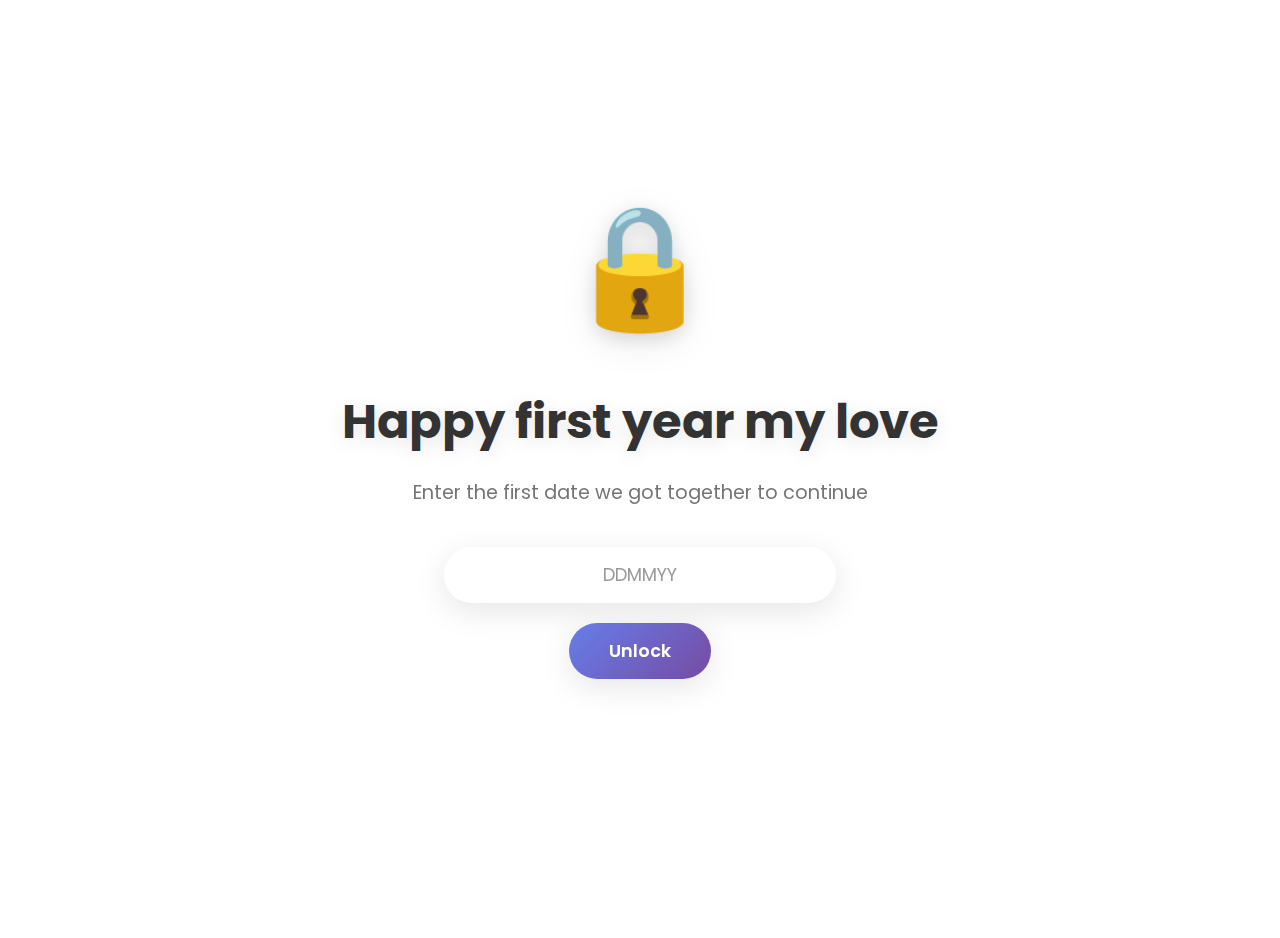
<file: index.html>
<!DOCTYPE html>
<html lang="en">
<head>
    <meta charset="UTF-8">
    <meta name="viewport" content="width=device-width, initial-scale=1.0">
    <title>Our Anniversary</title>
    <link rel="stylesheet" href="style.css">
    <link href="https://fonts.googleapis.com/css2?family=Poppins:wght@300;400;600;700&display=swap" rel="stylesheet">
</head>
<body>
    <div class="floating-hearts">
        <div class="heart">💖</div>
        <div class="heart">💕</div>
        <div class="heart">💝</div>
        <div class="heart">💗</div>
        <div class="heart">❤️</div>
        <div class="heart">💜</div>
        <div class="heart">💙</div>
        <div class="heart">💚</div>
        <div class="heart">🧡</div>
        <div class="heart">🤍</div>
        <div class="heart">💛</div>
        <div class="heart">🖤</div>
        <div class="heart">💖</div>
        <div class="heart">💕</div>
        <div class="heart">💝</div>
        <div class="heart">💗</div>
        <div class="heart">❤️</div>
        <div class="heart">💜</div>
        <div class="heart">💙</div>
        <div class="heart">💚</div>
        <div class="heart">🧡</div>
        <div class="heart">🤍</div>
        <div class="heart">💛</div>
        <div class="heart">🖤</div>
        <div class="heart">💖</div>
        <div class="heart">💕</div>
        <div class="heart">💝</div>
        <div class="heart">💗</div>
        <div class="heart">❤️</div>
        <div class="heart">💜</div>
    </div>
    
    <div class="container">
        <div class="lock-container">
            <div class="lock-icon">🔒</div>
        </div>
        
        <h1 class="main-title">Happy first year my love</h1>
        
        <p class="subtitle">Enter the first date we got together to continue</p>
        
        <div class="input-container">
            <input type="password" id="dateInput" placeholder="DDMMYY" maxlength="6" autocomplete="off">
            <button id="unlockBtn" class="unlock-button">
                <span class="button-text">Unlock</span>
            </button>
        </div>
        
        <div class="error-message" id="errorMessage">
            Try again, my love 💕
        </div>
    </div>
    
    <script src="script.js"></script>
</body>
</html>
</file>
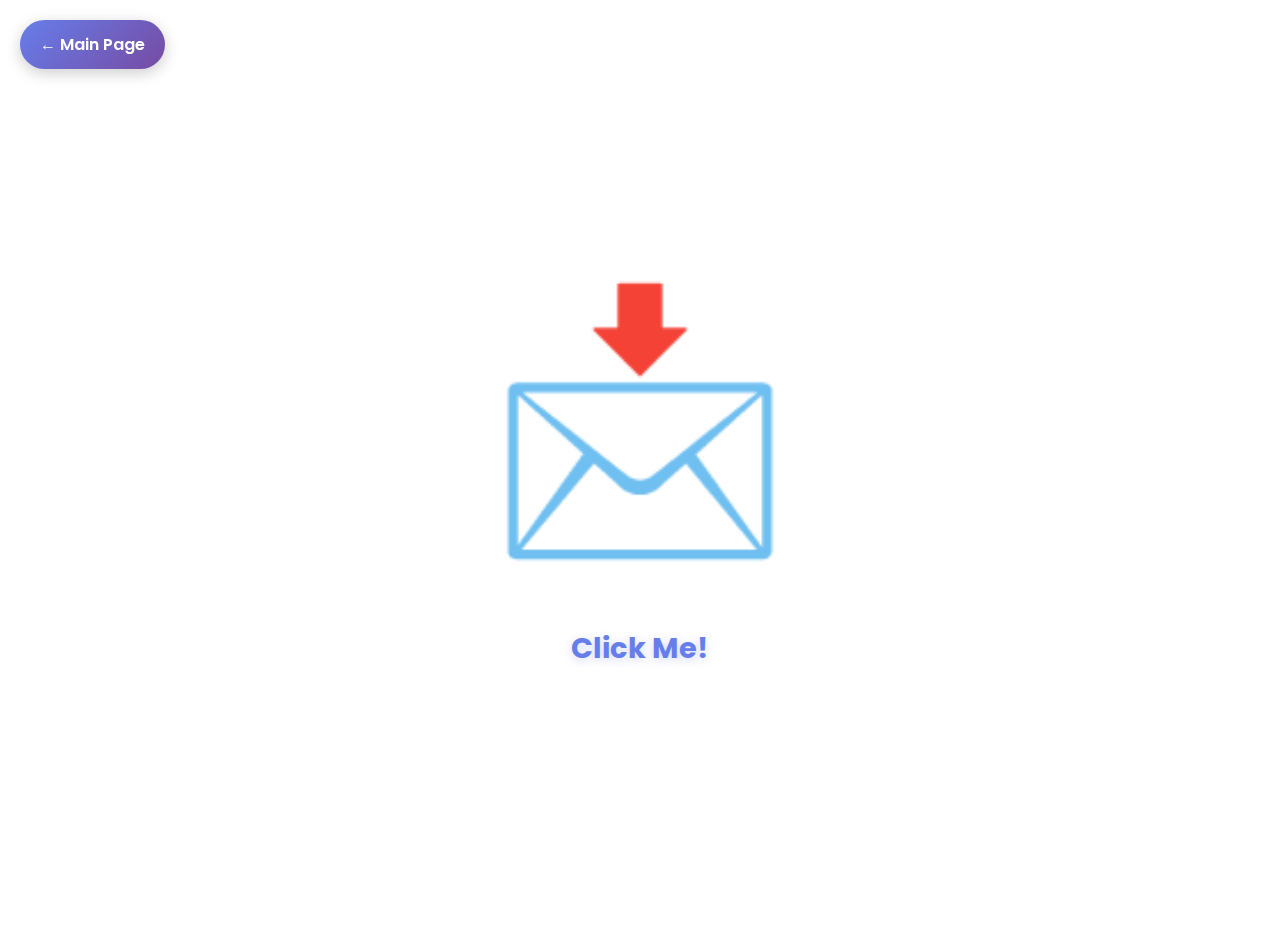
<file: anniversary.html>
<!DOCTYPE html>
<html lang="en">
<head>
    <meta charset="UTF-8">
    <meta name="viewport" content="width=device-width, initial-scale=1.0">
    <title>Our Beautiful Journey</title>
    <link href="https://fonts.googleapis.com/css2?family=Poppins:wght@300;400;600;700&display=swap" rel="stylesheet">
    <style>
        * {
            margin: 0;
            padding: 0;
            box-sizing: border-box;
        }

        body {
            font-family: 'Poppins', sans-serif;
            min-height: 100vh;
            background: white;
            overflow-x: hidden;
            position: relative;
        }

        .floating-hearts {
            position: absolute;
            top: 0;
            left: 0;
            width: 100%;
            height: 100%;
            pointer-events: none;
            z-index: 1;
        }

        .heart {
            position: absolute;
            font-size: 25px;
            opacity: 0;
            animation: float 8s ease-in-out infinite;
            transform: translateY(100vh);
        }

        .heart:nth-child(1) { left: 3%; animation-delay: 0s; animation-duration: 6s; }
        .heart:nth-child(2) { left: 8%; animation-delay: 0.5s; animation-duration: 7s; }
        .heart:nth-child(3) { left: 13%; animation-delay: 1s; animation-duration: 8s; }
        .heart:nth-child(4) { left: 18%; animation-delay: 1.5s; animation-duration: 5.5s; }
        .heart:nth-child(5) { left: 23%; animation-delay: 2s; animation-duration: 7.5s; }
        .heart:nth-child(6) { left: 28%; animation-delay: 2.5s; animation-duration: 6.5s; }
        .heart:nth-child(7) { left: 33%; animation-delay: 3s; animation-duration: 8.5s; }
        .heart:nth-child(8) { left: 38%; animation-delay: 3.5s; animation-duration: 5s; }
        .heart:nth-child(9) { left: 43%; animation-delay: 4s; animation-duration: 7s; }
        .heart:nth-child(10) { left: 48%; animation-delay: 4.5s; animation-duration: 6s; }
        .heart:nth-child(11) { left: 53%; animation-delay: 5s; animation-duration: 8s; }
        .heart:nth-child(12) { left: 58%; animation-delay: 0.3s; animation-duration: 7.2s; }
        .heart:nth-child(13) { left: 63%; animation-delay: 0.8s; animation-duration: 6.8s; }
        .heart:nth-child(14) { left: 68%; animation-delay: 1.3s; animation-duration: 5.8s; }
        .heart:nth-child(15) { left: 73%; animation-delay: 1.8s; animation-duration: 7.8s; }
        .heart:nth-child(16) { left: 78%; animation-delay: 2.3s; animation-duration: 6.3s; }
        .heart:nth-child(17) { left: 83%; animation-delay: 2.8s; animation-duration: 8.3s; }
        .heart:nth-child(18) { left: 88%; animation-delay: 3.3s; animation-duration: 5.3s; }
        .heart:nth-child(19) { left: 93%; animation-delay: 3.8s; animation-duration: 7.3s; }
        .heart:nth-child(20) { left: 98%; animation-delay: 4.3s; animation-duration: 6.6s; }
        .heart:nth-child(21) { left: 5%; animation-delay: 4.8s; animation-duration: 8.6s; }
        .heart:nth-child(22) { left: 12%; animation-delay: 5.3s; animation-duration: 5.6s; }
        .heart:nth-child(23) { left: 20%; animation-delay: 5.8s; animation-duration: 7.6s; }
        .heart:nth-child(24) { left: 30%; animation-delay: 6.3s; animation-duration: 6.9s; }
        .heart:nth-child(25) { left: 40%; animation-delay: 0.2s; animation-duration: 8.9s; }
        .heart:nth-child(26) { left: 50%; animation-delay: 0.7s; animation-duration: 5.9s; }
        .heart:nth-child(27) { left: 60%; animation-delay: 1.2s; animation-duration: 7.9s; }
        .heart:nth-child(28) { left: 70%; animation-delay: 1.7s; animation-duration: 6.2s; }
        .heart:nth-child(29) { left: 80%; animation-delay: 2.2s; animation-duration: 8.2s; }
        .heart:nth-child(30) { left: 90%; animation-delay: 2.7s; animation-duration: 5.2s; }

        @keyframes float {
            0% {
                transform: translateY(100vh) rotate(0deg);
                opacity: 0;
            }
            10% {
                opacity: 0.8;
            }
            90% {
                opacity: 0.8;
            }
            100% {
                transform: translateY(-100px) rotate(360deg);
                opacity: 0;
            }
        }

        .back-to-main {
            position: fixed;
            top: 20px;
            left: 20px;
            z-index: 100;
        }

        .main-page-button {
            background: linear-gradient(135deg, #667eea 0%, #764ba2 100%);
            color: white;
            padding: 12px 20px;
            border-radius: 25px;
            text-decoration: none;
            font-size: 1rem;
            font-weight: 600;
            font-family: 'Poppins', sans-serif;
            transition: all 0.3s ease;
            box-shadow: 0 4px 15px rgba(0, 0, 0, 0.2);
            display: inline-block;
        }

        .main-page-button:hover {
            transform: translateY(-2px);
            box-shadow: 0 6px 20px rgba(0, 0, 0, 0.3);
            background: linear-gradient(135deg, #764ba2 0%, #667eea 100%);
        }

        .container {
            display: flex;
            flex-direction: column;
            align-items: center;
            justify-content: center;
            min-height: 100vh;
            padding: 40px 20px;
            position: relative;
            z-index: 2;
            text-align: center;
        }

        .celebration-title {
            font-size: 4rem;
            font-weight: 700;
            color: #333;
            margin-bottom: 30px;
            text-shadow: 0 4px 20px rgba(0, 0, 0, 0.2);
            animation: fadeInScale 1s ease-out;
        }

        .anniversary-message {
            font-size: 1.5rem;
            color: #666;
            margin-bottom: 40px;
            max-width: 600px;
            line-height: 1.6;
            text-shadow: 0 2px 10px rgba(0, 0, 0, 0.1);
            animation: fadeInUp 1s ease-out 0.3s both;
        }

        .memory-grid {
            display: grid;
            grid-template-columns: repeat(auto-fit, minmax(250px, 1fr));
            gap: 30px;
            max-width: 1000px;
            margin: 40px 0;
            animation: fadeInUp 1s ease-out 0.6s both;
        }

        .memory-card {
            background: rgba(255, 255, 255, 0.9);
            border-radius: 20px;
            padding: 30px;
            text-align: center;
            box-shadow: 0 10px 30px rgba(0, 0, 0, 0.1);
            transition: transform 0.3s ease;
            backdrop-filter: blur(10px);
        }

        .memory-card:hover {
            transform: translateY(-5px);
        }

        .memory-card .emoji {
            font-size: 3rem;
            margin-bottom: 15px;
            display: block;
        }

        .memory-card h3 {
            color: #333;
            font-size: 1.3rem;
            margin-bottom: 10px;
        }

        .memory-card p {
            color: #666;
            font-size: 1rem;
            line-height: 1.5;
        }

        .love-quote {
            font-size: 1.8rem;
            color: #666;
            font-style: italic;
            margin: 40px 0;
            max-width: 700px;
            text-shadow: 0 2px 10px rgba(0, 0, 0, 0.1);
            animation: fadeInUp 1s ease-out 0.9s both;
        }

        .back-button {
            margin-top: 40px;
            padding: 15px 40px;
            font-size: 1.1rem;
            font-weight: 600;
            border: none;
            border-radius: 50px;
            background: linear-gradient(135deg, #667eea 0%, #764ba2 100%);
            color: white;
            cursor: pointer;
            font-family: 'Poppins', sans-serif;
            transition: all 0.3s ease;
            text-decoration: none;
            display: inline-block;
            animation: fadeInUp 1s ease-out 1.2s both;
        }

        .back-button:hover {
            transform: translateY(-3px);
            box-shadow: 0 15px 45px rgba(0, 0, 0, 0.2);
        }

        .envelope-container {
            display: flex;
            flex-direction: column;
            align-items: center;
            justify-content: center;
            min-height: 60vh;
            animation: fadeInUp 1s ease-out;
        }

        .envelope {
            font-size: 250px;
            cursor: pointer;
            animation: bounce 2s ease-in-out infinite;
            transition: transform 0.3s ease;
            user-select: none;
        }

        .envelope:hover {
            transform: scale(1.1);
            animation-play-state: paused;
        }

        .click-me-text {
            font-size: 1.8rem;
            color: #667eea;
            margin-top: 20px;
            font-weight: 700;
            animation: clickMeAnimation 2s ease-in-out infinite;
            text-shadow: 0 2px 10px rgba(102, 126, 234, 0.3);
        }

        @keyframes bounce {
            0%, 20%, 50%, 80%, 100% {
                transform: translateY(0);
            }
            40% {
                transform: translateY(-20px);
            }
            60% {
                transform: translateY(-10px);
            }
        }

        @keyframes pulse {
            0%, 100% {
                opacity: 1;
            }
            50% {
                opacity: 0.6;
            }
        }

        @keyframes clickMeAnimation {
            0%, 100% {
                transform: scale(1);
                opacity: 1;
            }
            25% {
                transform: scale(1.1);
                opacity: 0.8;
            }
            50% {
                transform: scale(1.05);
                opacity: 1;
            }
            75% {
                transform: scale(1.15);
                opacity: 0.9;
            }
        }

        .letter-modal {
            position: fixed;
            top: 0;
            left: 0;
            width: 100%;
            height: 100%;
            z-index: 1000;
            display: none;
            justify-content: center;
            align-items: center;
            padding: 20px;
        }

        .letter-modal.show {
            display: flex;
            animation: fadeIn 0.3s ease-out;
        }

        .letter-overlay {
            position: absolute;
            top: 0;
            left: 0;
            width: 100%;
            height: 100%;
            background: rgba(0, 0, 0, 0.7);
            backdrop-filter: blur(5px);
        }

        .letter-paper {
            background: #f9f9f9;
            border-radius: 10px;
            padding: 40px;
            max-width: 600px;
            max-height: 80vh;
            width: 100%;
            position: relative;
            z-index: 1001;
            box-shadow: 0 20px 60px rgba(0, 0, 0, 0.3);
            animation: letterSlideIn 0.5s ease-out;
            border: 2px solid #e0e0e0;
            overflow-y: auto;
        }

        .letter-header {
            margin-bottom: 30px;
            text-align: center;
            border-bottom: 2px solid #e0e0e0;
            padding-bottom: 20px;
        }

        .letter-header h2 {
            color: #333;
            font-size: 2rem;
            font-weight: 600;
            margin: 0;
        }

        .letter-content {
            color: #333;
            font-size: 1.1rem;
            line-height: 1.8;
            margin-bottom: 30px;
        }

        .letter-content p {
            margin-bottom: 20px;
            text-align: justify;
        }

        .letter-signature {
            text-align: right;
            font-style: italic;
            font-size: 1.3rem;
            margin-top: 30px;
            color: #666;
        }

        .close-letter {
            background: linear-gradient(135deg, #667eea 0%, #764ba2 100%);
            color: white;
            border: none;
            padding: 12px 30px;
            border-radius: 25px;
            font-size: 1rem;
            font-weight: 600;
            cursor: pointer;
            transition: all 0.3s ease;
            display: block;
            margin: 0 auto;
        }

        .close-letter:hover {
            transform: translateY(-2px);
            box-shadow: 0 10px 25px rgba(0, 0, 0, 0.2);
        }

        @keyframes fadeIn {
            from {
                opacity: 0;
            }
            to {
                opacity: 1;
            }
        }

        @keyframes letterSlideIn {
            from {
                opacity: 0;
                transform: translateY(-50px) scale(0.9);
            }
            to {
                opacity: 1;
                transform: translateY(0) scale(1);
            }
        }

        @keyframes fadeInScale {
            from {
                opacity: 0;
                transform: scale(0.8);
            }
            to {
                opacity: 1;
                transform: scale(1);
            }
        }

        @keyframes fadeInUp {
            from {
                opacity: 0;
                transform: translateY(30px);
            }
            to {
                opacity: 1;
                transform: translateY(0);
            }
        }

        @media (max-width: 768px) {
            .celebration-title {
                font-size: 2.5rem;
            }
            
            .anniversary-message {
                font-size: 1.2rem;
            }
            
            .love-quote {
                font-size: 1.4rem;
            }
            
            .memory-grid {
                grid-template-columns: 1fr;
            }
        }
    </style>
</head>
<body>
    <div class="floating-hearts">
        <div class="heart">💖</div>
        <div class="heart">💕</div>
        <div class="heart">💝</div>
        <div class="heart">💗</div>
        <div class="heart">❤️</div>
        <div class="heart">💜</div>
        <div class="heart">💙</div>
        <div class="heart">💚</div>
        <div class="heart">🧡</div>
        <div class="heart">🤍</div>
        <div class="heart">💛</div>
        <div class="heart">🖤</div>
        <div class="heart">💖</div>
        <div class="heart">💕</div>
        <div class="heart">💝</div>
        <div class="heart">💗</div>
        <div class="heart">❤️</div>
        <div class="heart">💜</div>
        <div class="heart">💙</div>
        <div class="heart">💚</div>
        <div class="heart">🧡</div>
        <div class="heart">🤍</div>
        <div class="heart">💛</div>
        <div class="heart">🖤</div>
        <div class="heart">💖</div>
        <div class="heart">💕</div>
        <div class="heart">💝</div>
        <div class="heart">💗</div>
        <div class="heart">❤️</div>
        <div class="heart">💜</div>
    </div>
    
    <div class="back-to-main">
        <a href="celebration.html" class="main-page-button">← Main Page</a>
    </div>
    
    <div class="container">
        <div class="envelope-container" id="envelopeContainer">
            <div class="envelope" id="envelope">📩</div>
            <p class="click-me-text">Click Me!</p>
        </div>
    </div>
    
    <!-- Letter Modal -->
    <div class="letter-modal" id="letterModal">
        <div class="letter-overlay" id="letterOverlay"></div>
        <div class="letter-paper">
            <div class="letter-header">
                <h2>To my Soulmate</h2>
            </div>
            <div class="letter-content">
                <p>It's crazy to think we've already been together for a year. Back then, during the COVID days, you didn't even have the slightest bit of interest in me and honestly, I'm still so grateful you gave me a chance. You've become the best thing that's ever happened to me.</p>
                
                <p>Over the past few days, I've been thinking about why I feel like you're my soulmate, and the answer's actually simple: it's because you make me a better person, and at the same time, you let me be fully myself. With you, I never feel like I have to pretend or hold back and that kind of comfort is rare.</p>
                
                <p>Reaching this one-year mark made me realize something important: I just want to do life with you. That's all I want nothing more, nothing less. I want to go through the ups and downs together, knowing it won't always be smooth or perfect, and that's okay. What matters is that we face it all side by side. I promise, even when things get messy or tough, I'm not going anywhere. You're the one I'm willing to take every chance on, no matter the risks, because at the end of the day, being with you is what truly matters to me.</p>
                
                <p>I want to experience all the joys, the little moments, the big milestones everything life has to offer with you by my side.</p>
                
                <p class="letter-signature">Forever yours, <br>Rizki</p>
            </div>
            <button class="close-letter" id="closeLetter">Close</button>
        </div>
    </div>

    <script>
        document.addEventListener('DOMContentLoaded', function() {
            const envelope = document.getElementById('envelope');
            const letterModal = document.getElementById('letterModal');
            const letterOverlay = document.getElementById('letterOverlay');
            const closeLetter = document.getElementById('closeLetter');

            // Open letter when envelope is clicked
            envelope.addEventListener('click', function() {
                letterModal.classList.add('show');
                document.body.style.overflow = 'hidden'; // Prevent scrolling
            });

            // Close letter when close button is clicked
            closeLetter.addEventListener('click', function() {
                letterModal.classList.remove('show');
                document.body.style.overflow = 'auto'; // Restore scrolling
            });

            // Close letter when overlay is clicked
            letterOverlay.addEventListener('click', function() {
                letterModal.classList.remove('show');
                document.body.style.overflow = 'auto'; // Restore scrolling
            });

            // Close letter when Escape key is pressed
            document.addEventListener('keydown', function(e) {
                if (e.key === 'Escape' && letterModal.classList.contains('show')) {
                    letterModal.classList.remove('show');
                    document.body.style.overflow = 'auto'; // Restore scrolling
                }
            });
        });
    </script>
</body>
</html>
</file>
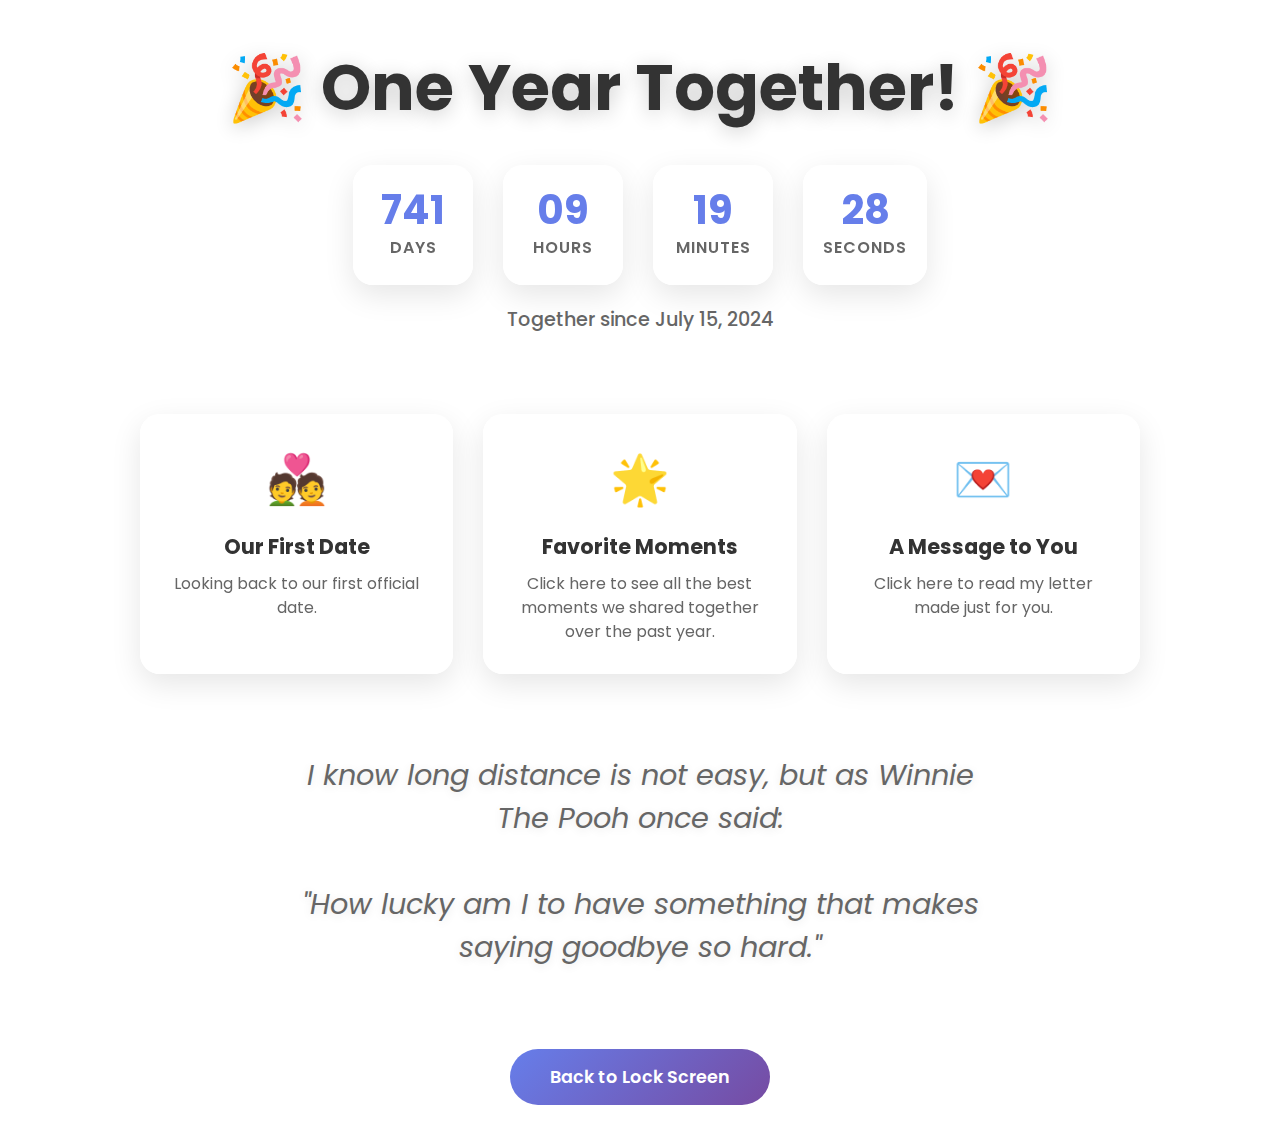
<file: celebration.html>
<!DOCTYPE html>
<html lang="en">
<head>
    <meta charset="UTF-8">
    <meta name="viewport" content="width=device-width, initial-scale=1.0">
    <title>Our Beautiful Journey</title>
    <link href="https://fonts.googleapis.com/css2?family=Poppins:wght@300;400;600;700&display=swap" rel="stylesheet">
    <style>
        * {
            margin: 0;
            padding: 0;
            box-sizing: border-box;
        }

        body {
            font-family: 'Poppins', sans-serif;
            min-height: 100vh;
            background: white;
            overflow-x: hidden;
            position: relative;
        }

        .floating-hearts {
            position: absolute;
            top: 0;
            left: 0;
            width: 100%;
            height: 100%;
            pointer-events: none;
            z-index: 1;
        }

        .heart {
            position: absolute;
            font-size: 25px;
            opacity: 0;
            animation: float 8s ease-in-out infinite;
            transform: translateY(100vh);
        }

        .heart:nth-child(1) { left: 3%; animation-delay: 0s; animation-duration: 6s; }
        .heart:nth-child(2) { left: 8%; animation-delay: 0.5s; animation-duration: 7s; }
        .heart:nth-child(3) { left: 13%; animation-delay: 1s; animation-duration: 8s; }
        .heart:nth-child(4) { left: 18%; animation-delay: 1.5s; animation-duration: 5.5s; }
        .heart:nth-child(5) { left: 23%; animation-delay: 2s; animation-duration: 7.5s; }
        .heart:nth-child(6) { left: 28%; animation-delay: 2.5s; animation-duration: 6.5s; }
        .heart:nth-child(7) { left: 33%; animation-delay: 3s; animation-duration: 8.5s; }
        .heart:nth-child(8) { left: 38%; animation-delay: 3.5s; animation-duration: 5s; }
        .heart:nth-child(9) { left: 43%; animation-delay: 4s; animation-duration: 7s; }
        .heart:nth-child(10) { left: 48%; animation-delay: 4.5s; animation-duration: 6s; }
        .heart:nth-child(11) { left: 53%; animation-delay: 5s; animation-duration: 8s; }
        .heart:nth-child(12) { left: 58%; animation-delay: 0.3s; animation-duration: 7.2s; }
        .heart:nth-child(13) { left: 63%; animation-delay: 0.8s; animation-duration: 6.8s; }
        .heart:nth-child(14) { left: 68%; animation-delay: 1.3s; animation-duration: 5.8s; }
        .heart:nth-child(15) { left: 73%; animation-delay: 1.8s; animation-duration: 7.8s; }
        .heart:nth-child(16) { left: 78%; animation-delay: 2.3s; animation-duration: 6.3s; }
        .heart:nth-child(17) { left: 83%; animation-delay: 2.8s; animation-duration: 8.3s; }
        .heart:nth-child(18) { left: 88%; animation-delay: 3.3s; animation-duration: 5.3s; }
        .heart:nth-child(19) { left: 93%; animation-delay: 3.8s; animation-duration: 7.3s; }
        .heart:nth-child(20) { left: 98%; animation-delay: 4.3s; animation-duration: 6.6s; }
        .heart:nth-child(21) { left: 5%; animation-delay: 4.8s; animation-duration: 8.6s; }
        .heart:nth-child(22) { left: 12%; animation-delay: 5.3s; animation-duration: 5.6s; }
        .heart:nth-child(23) { left: 20%; animation-delay: 5.8s; animation-duration: 7.6s; }
        .heart:nth-child(24) { left: 30%; animation-delay: 6.3s; animation-duration: 6.9s; }
        .heart:nth-child(25) { left: 40%; animation-delay: 0.2s; animation-duration: 8.9s; }
        .heart:nth-child(26) { left: 50%; animation-delay: 0.7s; animation-duration: 5.9s; }
        .heart:nth-child(27) { left: 60%; animation-delay: 1.2s; animation-duration: 7.9s; }
        .heart:nth-child(28) { left: 70%; animation-delay: 1.7s; animation-duration: 6.2s; }
        .heart:nth-child(29) { left: 80%; animation-delay: 2.2s; animation-duration: 8.2s; }
        .heart:nth-child(30) { left: 90%; animation-delay: 2.7s; animation-duration: 5.2s; }

        @keyframes float {
            0% {
                transform: translateY(100vh) rotate(0deg);
                opacity: 0;
            }
            10% {
                opacity: 0.8;
            }
            90% {
                opacity: 0.8;
            }
            100% {
                transform: translateY(-100px) rotate(360deg);
                opacity: 0;
            }
        }

        .container {
            display: flex;
            flex-direction: column;
            align-items: center;
            justify-content: center;
            min-height: 100vh;
            padding: 40px 20px;
            position: relative;
            z-index: 2;
            text-align: center;
        }

        .celebration-title {
            font-size: 4rem;
            font-weight: 700;
            color: #333;
            margin-bottom: 30px;
            text-shadow: 0 4px 20px rgba(0, 0, 0, 0.2);
            animation: fadeInScale 1s ease-out;
        }

        .countdown-container {
            margin-bottom: 40px;
            animation: fadeInUp 1s ease-out 0.3s both;
        }

        .countdown-display {
            display: flex;
            justify-content: center;
            gap: 30px;
            flex-wrap: wrap;
            margin-bottom: 20px;
        }

        .time-unit {
            display: flex;
            flex-direction: column;
            align-items: center;
            background: rgba(255, 255, 255, 0.9);
            padding: 25px 20px;
            border-radius: 20px;
            box-shadow: 0 10px 30px rgba(0, 0, 0, 0.1);
            backdrop-filter: blur(10px);
            min-width: 120px;
            transition: transform 0.3s ease;
        }

        .time-unit:hover {
            transform: translateY(-5px);
        }

        .time-number {
            font-size: 2.5rem;
            font-weight: 700;
            color: #667eea;
            line-height: 1;
            margin-bottom: 5px;
        }

        .time-label {
            font-size: 1rem;
            font-weight: 600;
            color: #666;
            text-transform: uppercase;
            letter-spacing: 1px;
        }

        .countdown-subtitle {
            font-size: 1.2rem;
            color: #666;
            text-align: center;
            font-weight: 500;
        }

        .anniversary-message {
            font-size: 1.5rem;
            color: #666;
            margin-bottom: 40px;
            max-width: 600px;
            line-height: 1.6;
            text-shadow: 0 2px 10px rgba(0, 0, 0, 0.1);
            animation: fadeInUp 1s ease-out 0.3s both;
        }

        .memory-grid {
            display: grid;
            grid-template-columns: repeat(auto-fit, minmax(250px, 1fr));
            gap: 30px;
            max-width: 1000px;
            margin: 40px 0;
            animation: fadeInUp 1s ease-out 0.6s both;
        }

        .memory-card {
            background: rgba(255, 255, 255, 0.9);
            border-radius: 20px;
            padding: 30px;
            text-align: center;
            box-shadow: 0 10px 30px rgba(0, 0, 0, 0.1);
            transition: transform 0.3s ease;
            backdrop-filter: blur(10px);
            animation: cardBounce 3s ease-in-out infinite;
        }

        .memory-card:nth-child(1) {
            animation-delay: 0s;
        }

        .memory-card:nth-child(2) {
            animation-delay: 1s;
        }

        .memory-card:nth-child(3) {
            animation-delay: 2s;
        }

        .memory-card:hover {
            transform: translateY(-15px) scale(1.05);
            animation-play-state: paused;
            box-shadow: 0 20px 50px rgba(0, 0, 0, 0.2);
            background: rgba(255, 255, 255, 1);
        }

        .memory-card-link {
            text-decoration: none;
            color: inherit;
            display: block;
            transition: all 0.3s ease;
        }

        .memory-card-link:hover {
            transform: translateY(-8px);
            box-shadow: 0 15px 40px rgba(0, 0, 0, 0.15);
        }

        .memory-card-link:active {
            transform: translateY(-3px);
        }

        .memory-card .emoji {
            font-size: 3rem;
            margin-bottom: 15px;
            display: block;
            transition: all 0.3s ease;
        }

        .memory-card:hover .emoji {
            transform: scale(1.2);
            filter: drop-shadow(0 0 10px rgba(102, 126, 234, 0.5));
        }

        .memory-card h3 {
            color: #333;
            font-size: 1.3rem;
            margin-bottom: 10px;
            transition: color 0.3s ease;
        }

        .memory-card p {
            color: #666;
            font-size: 1rem;
            line-height: 1.5;
            transition: color 0.3s ease;
        }

        .memory-card:hover h3 {
            color: #667eea;
        }

        .memory-card:hover p {
            color: #333;
        }

        .love-quote {
            font-size: 1.8rem;
            color: #666;
            font-style: italic;
            margin: 40px 0;
            max-width: 700px;
            text-shadow: 0 2px 10px rgba(0, 0, 0, 0.1);
            animation: fadeInUp 1s ease-out 0.9s both;
        }

        .back-button {
            margin-top: 40px;
            padding: 15px 40px;
            font-size: 1.1rem;
            font-weight: 600;
            border: none;
            border-radius: 50px;
            background: linear-gradient(135deg, #667eea 0%, #764ba2 100%);
            color: white;
            cursor: pointer;
            font-family: 'Poppins', sans-serif;
            transition: all 0.3s ease;
            text-decoration: none;
            display: inline-block;
            animation: fadeInUp 1s ease-out 1.2s both;
        }

        .back-button:hover {
            transform: translateY(-3px);
            box-shadow: 0 15px 45px rgba(0, 0, 0, 0.2);
        }

        @keyframes fadeInScale {
            from {
                opacity: 0;
                transform: scale(0.8);
            }
            to {
                opacity: 1;
                transform: scale(1);
            }
        }

        @keyframes fadeInUp {
            from {
                opacity: 0;
                transform: translateY(30px);
            }
            to {
                opacity: 1;
                transform: translateY(0);
            }
        }

        @keyframes cardBounce {
            0%, 20%, 50%, 80%, 100% {
                transform: translateY(0);
            }
            40% {
                transform: translateY(-20px);
            }
            60% {
                transform: translateY(-10px);
            }
        }

        @media (max-width: 768px) {
            .celebration-title {
                font-size: 2.5rem;
            }
            
            .countdown-display {
                gap: 15px;
            }
            
            .time-unit {
                min-width: 80px;
                padding: 20px 15px;
            }
            
            .time-number {
                font-size: 2rem;
            }
            
            .time-label {
                font-size: 0.8rem;
            }
            
            .countdown-subtitle {
                font-size: 1rem;
            }
            
            .anniversary-message {
                font-size: 1.2rem;
            }
            
            .love-quote {
                font-size: 1.4rem;
            }
            
            .memory-grid {
                grid-template-columns: 1fr;
            }
        }
    </style>
</head>
<body>
    <div class="floating-hearts">
        <div class="heart">💖</div>
        <div class="heart">💕</div>
        <div class="heart">💝</div>
        <div class="heart">💗</div>
        <div class="heart">❤️</div>
        <div class="heart">💜</div>
        <div class="heart">💙</div>
        <div class="heart">💚</div>
        <div class="heart">🧡</div>
        <div class="heart">🤍</div>
        <div class="heart">💛</div>
        <div class="heart">🖤</div>
        <div class="heart">💖</div>
        <div class="heart">💕</div>
        <div class="heart">💝</div>
        <div class="heart">💗</div>
        <div class="heart">❤️</div>
        <div class="heart">💜</div>
        <div class="heart">💙</div>
        <div class="heart">💚</div>
        <div class="heart">🧡</div>
        <div class="heart">🤍</div>
        <div class="heart">💛</div>
        <div class="heart">🖤</div>
        <div class="heart">💖</div>
        <div class="heart">💕</div>
        <div class="heart">💝</div>
        <div class="heart">💗</div>
        <div class="heart">❤️</div>
        <div class="heart">💜</div>
    </div>
    
    <div class="container">
        <h1 class="celebration-title">🎉 One Year Together! 🎉</h1>
        
        <div class="countdown-container">
            <div class="countdown-display">
                <div class="time-unit">
                    <span class="time-number" id="days">0</span>
                    <span class="time-label">Days</span>
                </div>
                <div class="time-unit">
                    <span class="time-number" id="hours">0</span>
                    <span class="time-label">Hours</span>
                </div>
                <div class="time-unit">
                    <span class="time-number" id="minutes">0</span>
                    <span class="time-label">Minutes</span>
                </div>
                <div class="time-unit">
                    <span class="time-number" id="seconds">0</span>
                    <span class="time-label">Seconds</span>
                </div>
            </div>
            <p class="countdown-subtitle">Together since July 15, 2024</p>
        </div>
        
        <div class="memory-grid">
            <a href="first-date.html" class="memory-card memory-card-link">
                <span class="emoji">💑</span>
                <h3>Our First Date</h3>
                <p>Looking back to our first official date.</p>
            </a>
            
            <a href="favorite-moments.html" class="memory-card memory-card-link">
                <span class="emoji">🌟</span>
                <h3>Favorite Moments</h3>
                <p>Click here to see all the best moments we shared together over the past year.</p>
            </a>
            
            <a href="anniversary.html" class="memory-card memory-card-link">
                <span class="emoji">💌</span>
                <h3>A Message to You</h3>
                <p>Click here to read my letter made just for you.</p>
            </a>
        </div>
        
        <p class="love-quote">
            I know long distance is not easy, but as Winnie The Pooh once said: <br><br>
            "How lucky am I to have something that makes saying goodbye so hard."
        </p>
        
        <a href="index.html" class="back-button">Back to Lock Screen</a>
    </div>

    <script>
        function updateCountdown() {
            // Start date: July 15, 2024
            const startDate = new Date('2024-07-15T00:00:00');
            const now = new Date();
            
            // Calculate the difference
            const diff = now - startDate;
            
            // Calculate days, hours, minutes, seconds
            const days = Math.floor(diff / (1000 * 60 * 60 * 24));
            const hours = Math.floor((diff % (1000 * 60 * 60 * 24)) / (1000 * 60 * 60));
            const minutes = Math.floor((diff % (1000 * 60 * 60)) / (1000 * 60));
            const seconds = Math.floor((diff % (1000 * 60)) / 1000);
            
            // Update the display
            document.getElementById('days').textContent = days;
            document.getElementById('hours').textContent = hours.toString().padStart(2, '0');
            document.getElementById('minutes').textContent = minutes.toString().padStart(2, '0');
            document.getElementById('seconds').textContent = seconds.toString().padStart(2, '0');
        }
        
        // Update countdown immediately and then every second
        updateCountdown();
        setInterval(updateCountdown, 1000);
    </script>
</body>
</html>
</file>
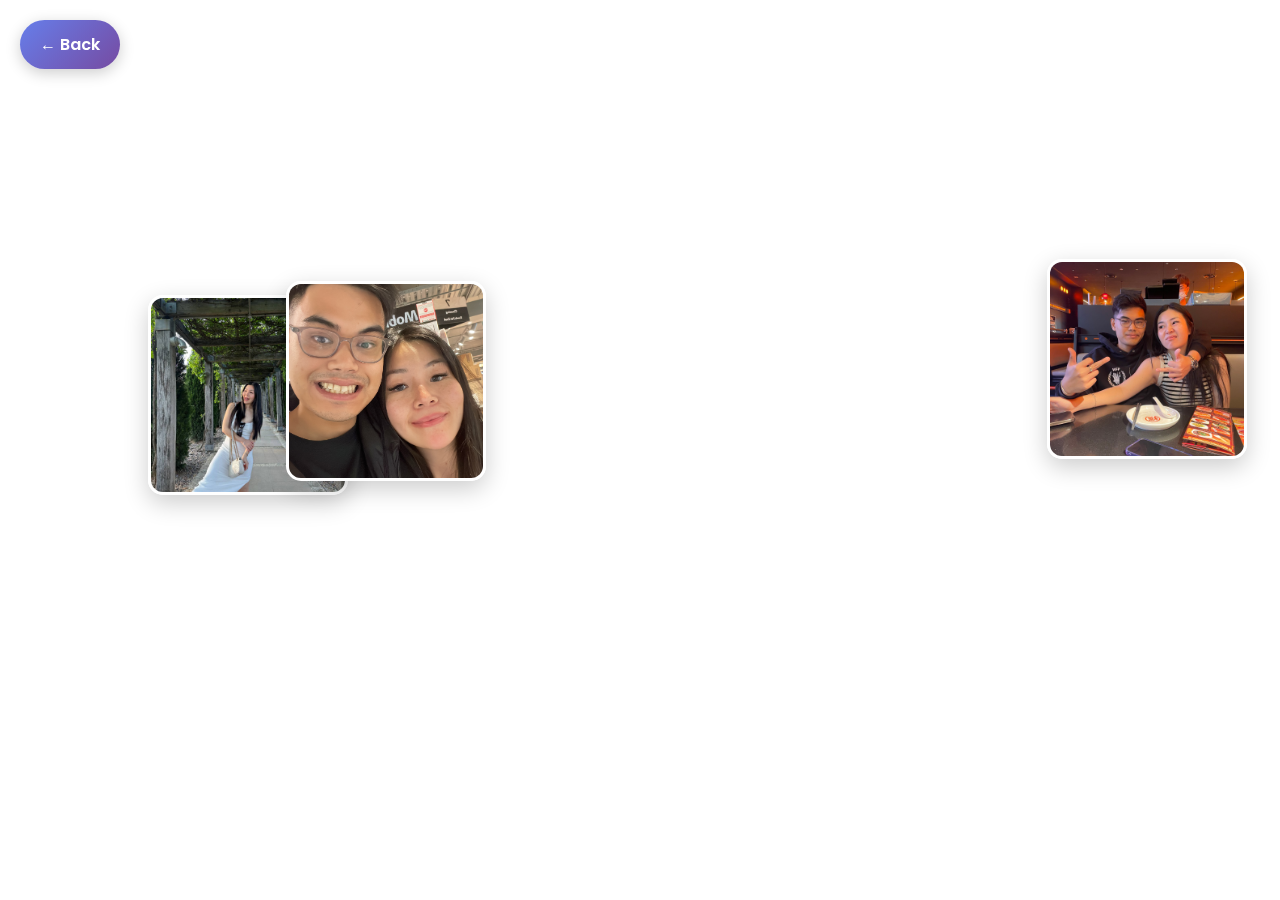
<file: favorite-moments.html>
<!DOCTYPE html>
<html lang="en">
<head>
    <meta charset="UTF-8">
    <meta name="viewport" content="width=device-width, initial-scale=1.0">
    <title>Our Favorite Moments</title>
    <link href="https://fonts.googleapis.com/css2?family=Poppins:wght@300;400;600;700&display=swap" rel="stylesheet">
    <style>
        * {
            margin: 0;
            padding: 0;
            box-sizing: border-box;
        }

        body {
            font-family: 'Poppins', sans-serif;
            min-height: 100vh;
            background: white;
            overflow-x: hidden;
            position: relative;
        }

        .back-to-celebration {
            position: fixed;
            top: 20px;
            left: 20px;
            z-index: 100;
        }

        .back-button {
            background: linear-gradient(135deg, #667eea 0%, #764ba2 100%);
            color: white;
            padding: 12px 20px;
            border-radius: 25px;
            text-decoration: none;
            font-size: 1rem;
            font-weight: 600;
            font-family: 'Poppins', sans-serif;
            transition: all 0.3s ease;
            box-shadow: 0 4px 15px rgba(0, 0, 0, 0.2);
            display: inline-block;
        }

        .back-button:hover {
            transform: translateY(-2px);
            box-shadow: 0 6px 20px rgba(0, 0, 0, 0.3);
            background: linear-gradient(135deg, #764ba2 0%, #667eea 100%);
        }

        .container {
            display: flex;
            flex-direction: column;
            align-items: center;
            justify-content: center;
            min-height: 100vh;
            padding: 80px 20px 40px;
            position: relative;
            z-index: 2;
            text-align: center;
        }

        .page-title {
            font-size: 3rem;
            font-weight: 700;
            color: #333;
            margin-bottom: 20px;
            text-shadow: 0 4px 20px rgba(0, 0, 0, 0.1);
        }

        .page-subtitle {
            font-size: 1.2rem;
            color: #666;
            margin-bottom: 40px;
            max-width: 600px;
            line-height: 1.6;
        }

        .image-container {
            position: absolute;
            top: 0;
            left: 0;
            width: 100%;
            height: 100%;
            pointer-events: none;
            z-index: 1;
        }

        .floating-image {
            position: absolute;
            width: 200px;
            height: 200px;
            border-radius: 15px;
            object-fit: cover;
            opacity: 0;
            transform: scale(0.8);
            transition: all 0.5s ease;
            box-shadow: 0 8px 25px rgba(0, 0, 0, 0.2);
            border: 3px solid white;
        }

        .floating-image.show {
            opacity: 1;
            transform: scale(1);
        }

        .floating-image.hide {
            opacity: 0;
            transform: scale(0.8);
        }

        @keyframes float {
            0%, 100% {
                transform: translateY(0px) rotate(0deg);
            }
            50% {
                transform: translateY(-20px) rotate(2deg);
            }
        }

        .floating-image.animate {
            animation: float 3s ease-in-out infinite;
        }

        .instructions {
            background: rgba(255, 255, 255, 0.9);
            padding: 30px;
            border-radius: 20px;
            box-shadow: 0 10px 30px rgba(0, 0, 0, 0.1);
            backdrop-filter: blur(10px);
            max-width: 500px;
            margin-top: 50px;
        }

        .instructions h3 {
            color: #333;
            margin-bottom: 15px;
            font-size: 1.3rem;
        }

        .instructions p {
            color: #666;
            line-height: 1.6;
            font-size: 1rem;
        }

        @media (max-width: 768px) {
            .page-title {
                font-size: 2.2rem;
            }
            
            .floating-image {
                width: 160px;
                height: 160px;
            }
            
            .instructions {
                margin: 20px;
                padding: 20px;
            }
        }
    </style>
</head>
<body>
    <div class="back-to-celebration">
        <a href="celebration.html" class="back-button">← Back</a>
    </div>

    <div class="image-container" id="imageContainer">
        <!-- Images will be dynamically added here -->
    </div>
    
    <div class="container">
        <!-- Only back button, no text -->
    </div>

    <script>
        document.addEventListener('DOMContentLoaded', function() {
            const imageContainer = document.getElementById('imageContainer');
            const imageFolder = 'Pic/'; // Folder path
            
            // Array of your actual image filenames
            const imageFiles = [
                '0CF433BC-2F95-4C2B-AF8C-D96F874AB8DF.JPG',
                '2511F0D5-817E-4B85-8A7B-A2AA29883FA1.JPG',
                '701AD175-0F37-48CF-B694-6DE4F9B072B0.JPG',
                'B120FCC4-6BD4-490D-94FE-8A4E39FF9DF3.JPG',
                'B68FA979-7B07-449C-B88C-5CAD83C95553.JPG',
                'CE1AB728-B9D4-488A-8C40-6496A228B555.JPG',
                'D438083F-DED7-4C4E-9FCB-36C7B1CD21DD.JPG',
                'F13CC466-8632-425E-95DC-13D07AA18222.JPG',
                'IMG_0001.JPG',
                'IMG_0125.JPG',
                'IMG_2797.JPG',
                'IMG_2821.JPG',
                'IMG_3913.JPG',
                'IMG_7026.JPG',
                'IMG_7613.JPG',
                // Including some HEIC files (may not work in all browsers)
                'IMG_2753.HEIC',
                'IMG_2773.HEIC',
                'IMG_3548.HEIC',
                'IMG_3745.HEIC',
                'IMG_3748.HEIC',
                'IMG_3802.HEIC',
                'IMG_3876.HEIC',
                'IMG_3934.HEIC',
                'IMG_4010.HEIC',
                'IMG_4012.HEIC',
                'IMG_4063.HEIC',
                'IMG_4066.HEIC',
                'IMG_4069.HEIC',
                'IMG_4101.HEIC',
                'IMG_4110.HEIC',
                'IMG_4166.HEIC',
                'IMG_4198.HEIC',
                'IMG_4246.HEIC',
                'IMG_4289.HEIC',
                'IMG_4927.HEIC',
                'IMG_4989.HEIC',
                'IMG_5029.HEIC',
                'IMG_6212.HEIC',
                'IMG_6240.HEIC',
                'IMG_6248.HEIC',
                'IMG_6262.HEIC',
                'IMG_6373.heic',
                'IMG_6378.HEIC',
                'IMG_6380.HEIC',
                'IMG_6437.HEIC',
                'IMG_6470.HEIC',
                'IMG_6507.HEIC',
                'IMG_6528.HEIC',
                'IMG_6732.HEIC',
                'IMG_6996.HEIC',
                'IMG_6999.HEIC',
                'IMG_7413.HEIC',
                'IMG_7485.HEIC',
                'IMG_7492.HEIC',
                'IMG_7506.HEIC',
                'IMG_7516.HEIC',
                'IMG_7528.HEIC',
                'IMG_8252.HEIC',
                'IMG_8387.HEIC',
                'IMG_8820.HEIC',
                'IMG_8886.HEIC',
                'IMG_9089.HEIC'
            ];

            let activeImages = [];
            const maxImages = 10; // Maximum number of images shown at once

            function createFloatingImage() {
                const img = document.createElement('img');
                const randomImage = imageFiles[Math.floor(Math.random() * imageFiles.length)];
                img.src = imageFolder + randomImage;
                img.className = 'floating-image';
                
                // Random position
                const randomX = Math.random() * (window.innerWidth - 200);
                const randomY = Math.random() * (window.innerHeight - 200);
                img.style.left = randomX + 'px';
                img.style.top = randomY + 'px';

                // Add error handling for missing images
                img.onerror = function() {
                    console.log('Image failed to load: ' + this.src);
                    this.remove();
                    activeImages = activeImages.filter(image => image !== img);
                    // Try to create another image to replace the failed one
                    setTimeout(createFloatingImage, 100);
                };

                img.onload = function() {
                    // Show the image
                    setTimeout(() => {
                        img.classList.add('show');
                        img.classList.add('animate');
                    }, 100);

                    // Hide the image after some time
                    setTimeout(() => {
                        img.classList.remove('show');
                        img.classList.add('hide');
                        
                        setTimeout(() => {
                            img.remove();
                            activeImages = activeImages.filter(image => image !== img);
                        }, 500);
                    }, 3000 + Math.random() * 2000); // Stay visible for 3-5 seconds
                };

                imageContainer.appendChild(img);
                activeImages.push(img);
            }

            // Continuous image creation
            function continuousImageShow() {
                createFloatingImage();
                
                // Schedule next image at a slower pace
                setTimeout(continuousImageShow, 800 + Math.random() * 400); // 0.8-1.2 seconds
            }

            // Start multiple streams immediately
            for (let i = 0; i < 5; i++) {
                setTimeout(continuousImageShow, i * 100);
            }

            // Also create images on interval to ensure continuity
            setInterval(function() {
                if (activeImages.length < maxImages) {
                    createFloatingImage();
                }
            }, 1000);
        });
    </script>
</body>
</html>
</file>
<file: style.css>
* {
    margin: 0;
    padding: 0;
    box-sizing: border-box;
}

body {
    font-family: 'Poppins', sans-serif;
    min-height: 100vh;
    background: white;
    overflow: hidden;
    position: relative;
}

.floating-hearts {
    position: absolute;
    top: 0;
    left: 0;
    width: 100%;
    height: 100%;
    pointer-events: none;
    z-index: 1;
}

.heart {
    position: absolute;
    font-size: 25px;
    opacity: 0;
    animation: float 8s ease-in-out infinite;
    transform: translateY(100vh);
}

.heart:nth-child(1) { left: 3%; animation-delay: 0s; animation-duration: 6s; }
.heart:nth-child(2) { left: 8%; animation-delay: 0.5s; animation-duration: 7s; }
.heart:nth-child(3) { left: 13%; animation-delay: 1s; animation-duration: 8s; }
.heart:nth-child(4) { left: 18%; animation-delay: 1.5s; animation-duration: 5.5s; }
.heart:nth-child(5) { left: 23%; animation-delay: 2s; animation-duration: 7.5s; }
.heart:nth-child(6) { left: 28%; animation-delay: 2.5s; animation-duration: 6.5s; }
.heart:nth-child(7) { left: 33%; animation-delay: 3s; animation-duration: 8.5s; }
.heart:nth-child(8) { left: 38%; animation-delay: 3.5s; animation-duration: 5s; }
.heart:nth-child(9) { left: 43%; animation-delay: 4s; animation-duration: 7s; }
.heart:nth-child(10) { left: 48%; animation-delay: 4.5s; animation-duration: 6s; }
.heart:nth-child(11) { left: 53%; animation-delay: 5s; animation-duration: 8s; }
.heart:nth-child(12) { left: 58%; animation-delay: 0.3s; animation-duration: 7.2s; }
.heart:nth-child(13) { left: 63%; animation-delay: 0.8s; animation-duration: 6.8s; }
.heart:nth-child(14) { left: 68%; animation-delay: 1.3s; animation-duration: 5.8s; }
.heart:nth-child(15) { left: 73%; animation-delay: 1.8s; animation-duration: 7.8s; }
.heart:nth-child(16) { left: 78%; animation-delay: 2.3s; animation-duration: 6.3s; }
.heart:nth-child(17) { left: 83%; animation-delay: 2.8s; animation-duration: 8.3s; }
.heart:nth-child(18) { left: 88%; animation-delay: 3.3s; animation-duration: 5.3s; }
.heart:nth-child(19) { left: 93%; animation-delay: 3.8s; animation-duration: 7.3s; }
.heart:nth-child(20) { left: 98%; animation-delay: 4.3s; animation-duration: 6.6s; }
.heart:nth-child(21) { left: 5%; animation-delay: 4.8s; animation-duration: 8.6s; }
.heart:nth-child(22) { left: 12%; animation-delay: 5.3s; animation-duration: 5.6s; }
.heart:nth-child(23) { left: 20%; animation-delay: 5.8s; animation-duration: 7.6s; }
.heart:nth-child(24) { left: 30%; animation-delay: 6.3s; animation-duration: 6.9s; }
.heart:nth-child(25) { left: 40%; animation-delay: 0.2s; animation-duration: 8.9s; }
.heart:nth-child(26) { left: 50%; animation-delay: 0.7s; animation-duration: 5.9s; }
.heart:nth-child(27) { left: 60%; animation-delay: 1.2s; animation-duration: 7.9s; }
.heart:nth-child(28) { left: 70%; animation-delay: 1.7s; animation-duration: 6.2s; }
.heart:nth-child(29) { left: 80%; animation-delay: 2.2s; animation-duration: 8.2s; }
.heart:nth-child(30) { left: 90%; animation-delay: 2.7s; animation-duration: 5.2s; }

@keyframes float {
    0% {
        transform: translateY(100vh) rotate(0deg);
        opacity: 0;
    }
    10% {
        opacity: 0.8;
    }
    90% {
        opacity: 0.8;
    }
    100% {
        transform: translateY(-100px) rotate(360deg);
        opacity: 0;
    }
}

.container {
    display: flex;
    flex-direction: column;
    align-items: center;
    justify-content: center;
    min-height: 100vh;
    padding: 20px;
    position: relative;
    z-index: 2;
}

.lock-container {
    margin-bottom: 30px;
    animation: bounce 2s ease-in-out infinite;
}

.lock-icon {
    font-size: 120px;
    color: #333;
    text-shadow: 0 4px 20px rgba(0, 0, 0, 0.1);
    filter: drop-shadow(0 8px 16px rgba(0, 0, 0, 0.1));
}

@keyframes bounce {
    0%, 20%, 50%, 80%, 100% {
        transform: translateY(0);
    }
    40% {
        transform: translateY(-10px);
    }
    60% {
        transform: translateY(-5px);
    }
}

.main-title {
    font-size: 3rem;
    font-weight: 700;
    color: #333;
    text-align: center;
    margin-bottom: 20px;
    text-shadow: 0 4px 20px rgba(0, 0, 0, 0.1);
    animation: fadeInUp 1s ease-out;
}

.subtitle {
    font-size: 1.2rem;
    font-weight: 400;
    color: #666;
    text-align: center;
    margin-bottom: 40px;
    opacity: 0.9;
    animation: fadeInUp 1s ease-out 0.2s both;
}

.input-container {
    display: flex;
    flex-direction: column;
    align-items: center;
    gap: 20px;
    animation: fadeInUp 1s ease-out 0.4s both;
}

#dateInput {
    padding: 15px 25px;
    font-size: 1.1rem;
    border: none;
    border-radius: 50px;
    background: rgba(255, 255, 255, 0.9);
    backdrop-filter: blur(10px);
    text-align: center;
    font-family: 'Poppins', sans-serif;
    font-weight: 500;
    box-shadow: 0 8px 32px rgba(0, 0, 0, 0.1);
    transition: all 0.3s ease;
    min-width: 200px;
}

#dateInput:focus {
    outline: none;
    background: rgba(255, 255, 255, 1);
    transform: translateY(-2px);
    box-shadow: 0 12px 40px rgba(0, 0, 0, 0.15);
}

#dateInput::placeholder {
    color: #999;
    font-weight: 400;
}

.unlock-button {
    padding: 15px 40px;
    font-size: 1.1rem;
    font-weight: 600;
    border: none;
    border-radius: 50px;
    background: linear-gradient(135deg, #667eea 0%, #764ba2 100%);
    color: white;
    cursor: pointer;
    font-family: 'Poppins', sans-serif;
    transition: all 0.3s ease;
    box-shadow: 0 8px 32px rgba(0, 0, 0, 0.1);
    display: flex;
    align-items: center;
    gap: 10px;
    position: relative;
    overflow: hidden;
}

.unlock-button::before {
    content: '';
    position: absolute;
    top: 0;
    left: -100%;
    width: 100%;
    height: 100%;
    background: linear-gradient(90deg, transparent, rgba(255, 255, 255, 0.3), transparent);
    transition: left 0.5s ease;
}

.unlock-button:hover {
    transform: translateY(-3px);
    box-shadow: 0 15px 45px rgba(0, 0, 0, 0.2);
    background: linear-gradient(135deg, #764ba2 0%, #667eea 100%);
}

.unlock-button:hover::before {
    left: 100%;
}

.unlock-button:active {
    transform: translateY(0);
    box-shadow: 0 8px 32px rgba(0, 0, 0, 0.1);
}

.button-icon {
    font-size: 1.2rem;
    animation: pulse 2s ease-in-out infinite;
}

@keyframes pulse {
    0%, 100% {
        transform: scale(1);
    }
    50% {
        transform: scale(1.1);
    }
}

.error-message {
    margin-top: 20px;
    color: #ff6b6b;
    font-size: 1rem;
    font-weight: 500;
    opacity: 0;
    transform: translateY(10px);
    transition: all 0.3s ease;
    text-shadow: 0 2px 10px rgba(0, 0, 0, 0.1);
}

.error-message.show {
    opacity: 1;
    transform: translateY(0);
}

@keyframes fadeInUp {
    from {
        opacity: 0;
        transform: translateY(30px);
    }
    to {
        opacity: 1;
        transform: translateY(0);
    }
}

/* Responsive Design */
@media (max-width: 768px) {
    .main-title {
        font-size: 2.2rem;
    }
    
    .subtitle {
        font-size: 1rem;
        padding: 0 20px;
    }
    
    .lock-icon {
        font-size: 60px;
    }
    
    #dateInput {
        min-width: 180px;
        font-size: 1rem;
    }
    
    .unlock-button {
        font-size: 1rem;
        padding: 12px 30px;
    }
}

@media (max-width: 480px) {
    .main-title {
        font-size: 1.8rem;
    }
    
    .subtitle {
        font-size: 0.9rem;
    }
    
    .lock-icon {
        font-size: 50px;
    }
}
</file>
